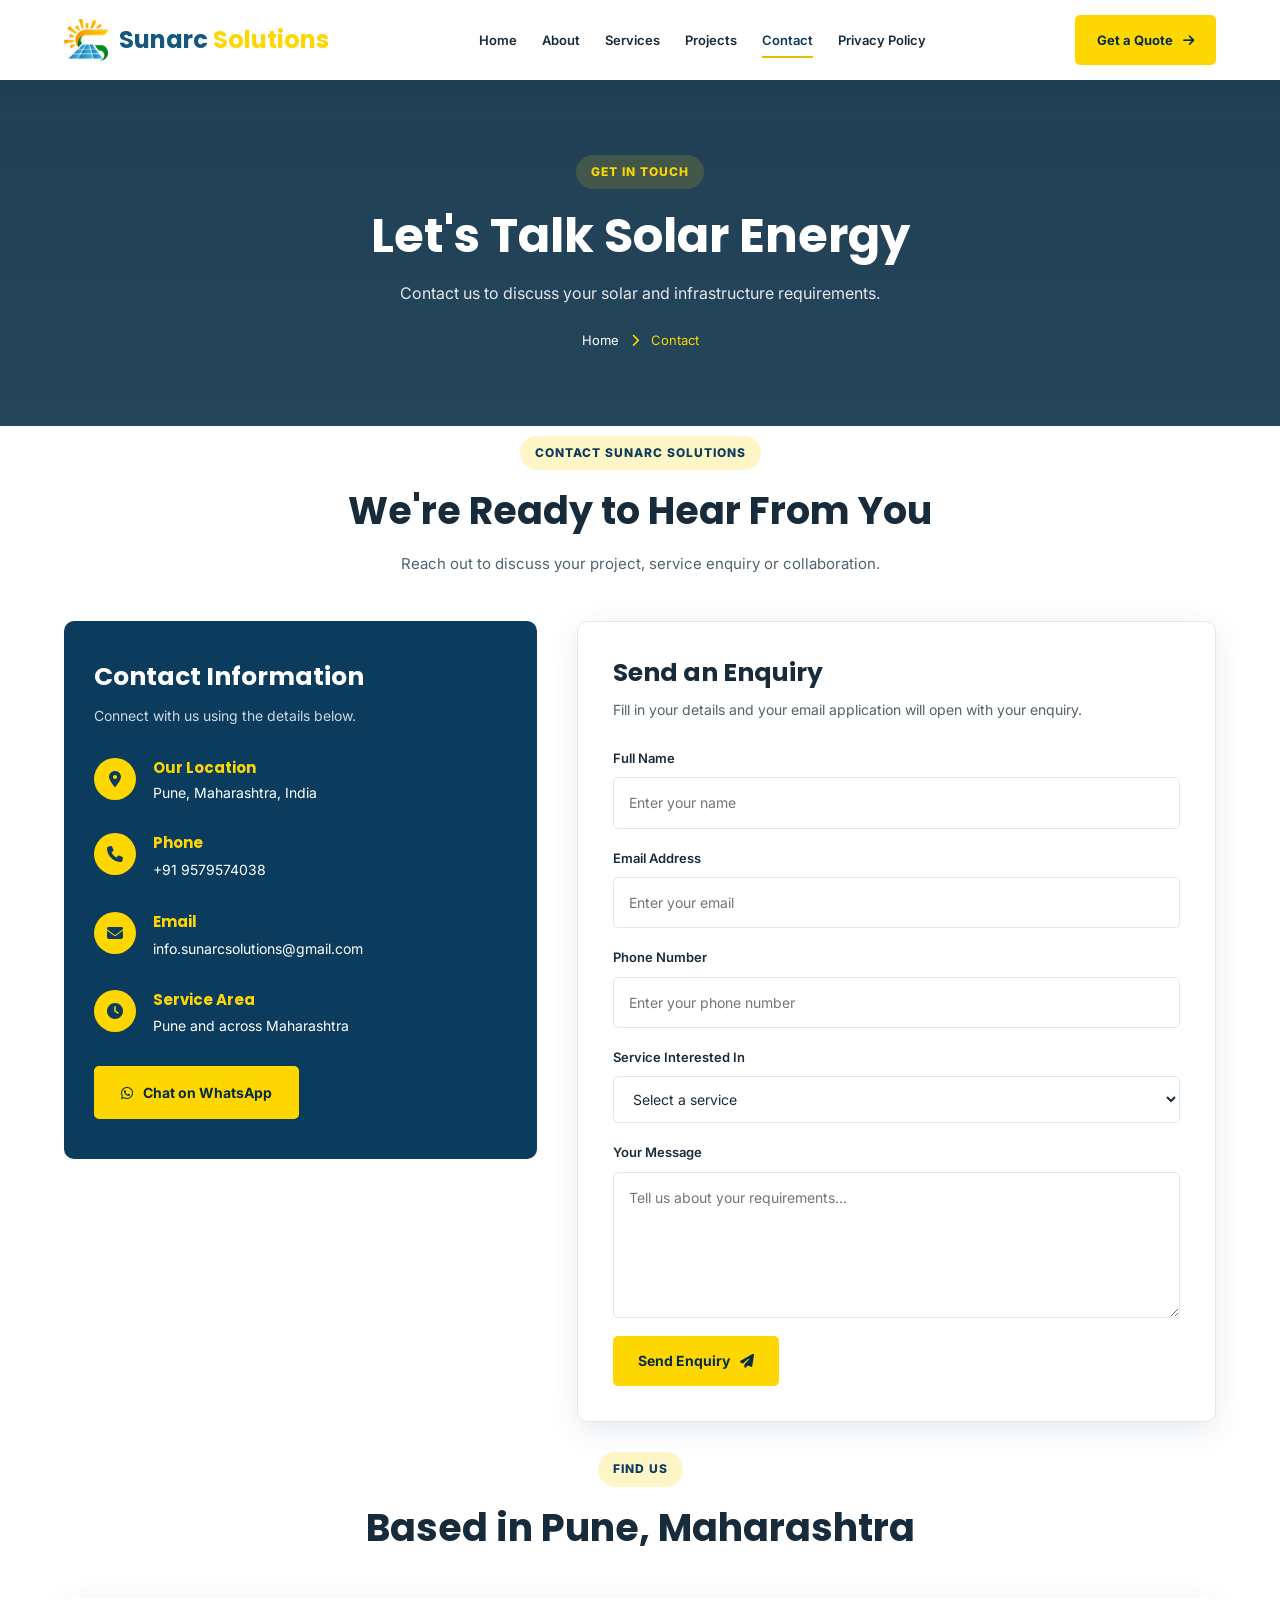
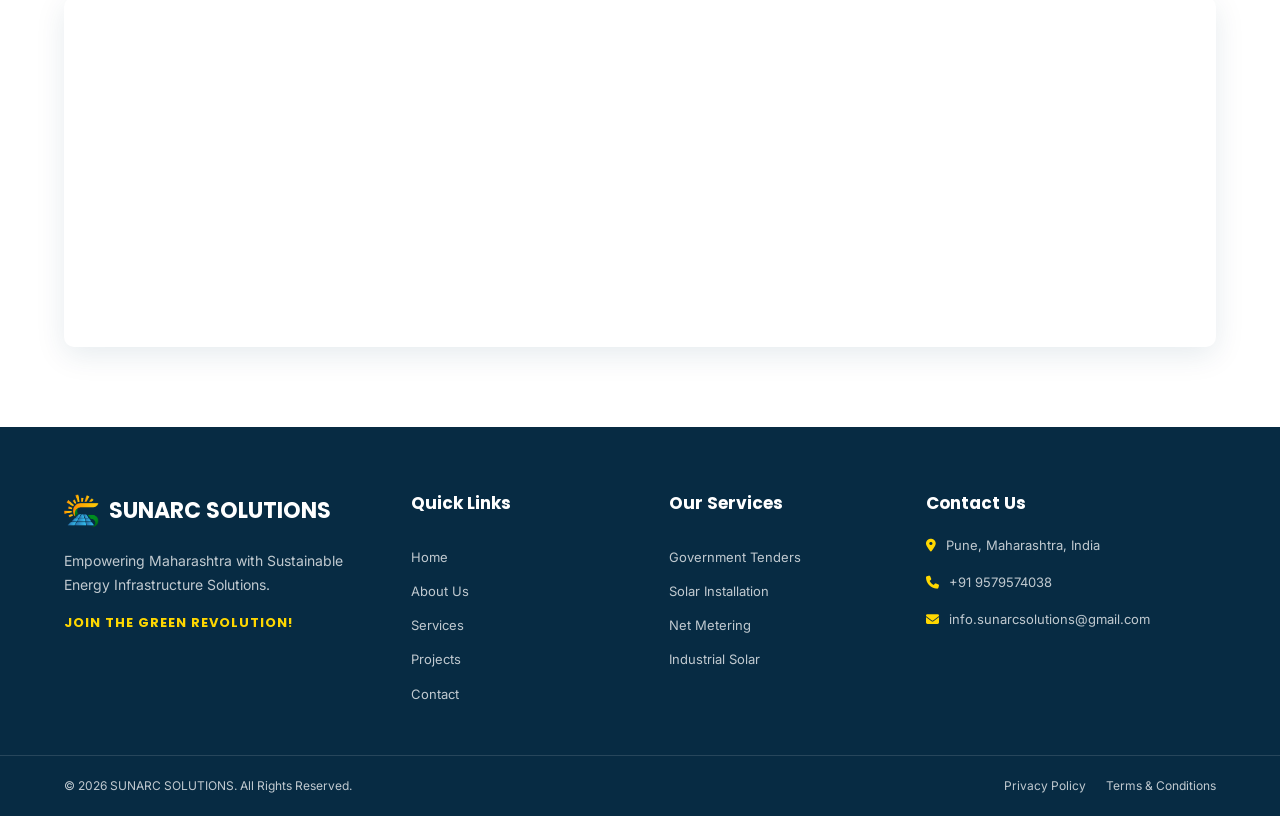
<file: contact.html>
<!DOCTYPE html>
<html lang="en">

<head>
    <meta charset="UTF-8">
    <meta name="viewport" content="width=device-width, initial-scale=1.0">
    <meta name="description"
        content="Contact SUNARC SOLUTIONS in Pune, Maharashtra for solar energy and infrastructure enquiries.">
    <title>Contact Us | SUNARC SOLUTIONS</title>
    <link rel="stylesheet" href="css/style.css">
    <link rel="stylesheet" href="https://cdnjs.cloudflare.com/ajax/libs/font-awesome/6.5.0/css/all.min.css">
</head>

<body>

    <!-- Main Header -->
    <header class="site-header">
        <div class="container navbar">

            <!-- Logo -->
            <a href="index.html" class="logo">
                <img src="images/logo.png" alt="Sunarc Solutions Logo" class="logo-img">
                <span class="logo-text">Sunarc <span>Solutions</span></span>
            </a>

            <!-- Navigation -->
            <nav class="nav-menu" id="navMenu">
                <a href="index.html">Home</a>
                <a href="about.html">About</a>
                <a href="services.html">Services</a>
                <a href="projects.html">Projects</a>
                <a href="contact.html">Contact</a>
                <a href="legal.html">Privacy Policy</a>
            </nav>

            <!-- Contact Button -->
            <a href="contact.html" class="btn">
                Get a Quote <i class="fas fa-arrow-right"></i>
            </a>

            <!-- Mobile Menu Toggle -->
            <button class="menu-toggle" id="menuToggle" aria-label="Open navigation menu" aria-expanded="false"
                aria-controls="navMenu">
                <i class="fas fa-bars"></i>
            </button>

        </div>
    </header>


    <section class="page-hero">
        <div class="container">
            <span class="section-tag">Get in Touch</span>
            <h1>Let's Talk Solar Energy</h1>
            <p>Contact us to discuss your solar and infrastructure requirements.</p>
            <div class="breadcrumb">
                <a href="index.html">Home</a><i class="fa-solid fa-chevron-right"></i>
                <span>Contact</span>
            </div>
        </div>
    </section>

    <section class="section">
        <div class="container">
            <div class="section-heading">
                <span class="section-tag">Contact SUNARC SOLUTIONS</span>
                <h2>We're Ready to Hear From You</h2>
                <p>Reach out to discuss your project, service enquiry or collaboration.</p>
            </div>

            <div class="contact-grid">
                <div class="contact-info">
                    <h2>Contact Information</h2>
                    <p>Connect with us using the details below.</p>

                    <div class="contact-item">
                        <i class="fa-solid fa-location-dot"></i>
                        <div>
                            <h3>Our Location</h3>
                            <p>Pune, Maharashtra, India</p>
                        </div>
                    </div>

                    <div class="contact-item">
                        <i class="fa-solid fa-phone"></i>
                        <div>
                            <h3>Phone</h3><a href="tel:+919579574038">+91 9579574038</a>
                        </div>
                    </div>

                    <div class="contact-item">
                        <i class="fa-solid fa-envelope"></i>
                        <div>
                            <h3>Email</h3><a
                                href="mailto:info.sunarcsolutions@gmail.com">info.sunarcsolutions@gmail.com</a>
                        </div>
                    </div>

                    <div class="contact-item">
                        <i class="fa-solid fa-clock"></i>
                        <div>
                            <h3>Service Area</h3>
                            <p>Pune and across Maharashtra</p>
                        </div>
                    </div>

                    <a class="btn btn-primary" href="https://wa.me/919579574038" target="_blank" rel="noopener">
                        <i class="fa-brands fa-whatsapp"></i> Chat on WhatsApp
                    </a>
                </div>

                <div class="contact-form-wrapper">
                    <h2>Send an Enquiry</h2>
                    <p>Fill in your details and your email application will open with your enquiry.</p>

                    <form id="contactForm" class="contact-form">
                        <div class="form-group">
                            <label for="name">Full Name</label>
                            <input type="text" id="name" name="name" placeholder="Enter your name" required>
                        </div>

                        <div class="form-group">
                            <label for="email">Email Address</label>
                            <input type="email" id="email" name="email" placeholder="Enter your email" required>
                        </div>

                        <div class="form-group">
                            <label for="phone">Phone Number</label>
                            <input type="tel" id="phone" name="phone" placeholder="Enter your phone number" required>
                        </div>

                        <div class="form-group">
                            <label for="service">Service Interested In</label>
                            <select id="service" name="service" required>
                                <option value="">Select a service</option>
                                <option>Government Tenders & Public Utilities</option>
                                <option>Residential Solar Installation</option>
                                <option>Commercial Solar Installation</option>
                                <option>Net Metering Infrastructure</option>
                                <option>Industrial On-Grid Solar</option>
                                <option>Industrial Off-Grid Solar</option>
                                <option>Other Enquiry</option>
                            </select>
                        </div>

                        <div class="form-group">
                            <label for="message">Your Message</label>
                            <textarea id="message" name="message" rows="5"
                                placeholder="Tell us about your requirements..." required></textarea>
                        </div>

                        <button type="submit" class="btn btn-primary">
                            Send Enquiry <i class="fa-solid fa-paper-plane"></i>
                        </button>
                    </form>
                </div>
            </div>
        </div>
    </section>

    <section class="map-section">
        <div class="container">
            <div class="section-heading">
                <span class="section-tag">Find Us</span>
                <h2>Based in Pune, Maharashtra</h2>
            </div>
            <iframe title="Map showing Pune, Maharashtra"
                src="https://www.google.com/maps?q=Pune,Maharashtra,India&output=embed" width="100%" height="350"
                style="border:0;" loading="lazy" referrerpolicy="no-referrer-when-downgrade">
            </iframe>
        </div>
    </section>

    <footer class="footer">
        <div class="container footer-grid">
            <div class="footer-about">
                <a href="index.html" class="footer-logo"><img src="images/logo.png" alt="Sunarc Solutions Logo"
                        class="footer-logo-img"></i> SUNARC SOLUTIONS</a>
                <p>Empowering Maharashtra with Sustainable Energy Infrastructure Solutions.</p>
                <h4>JOIN THE GREEN REVOLUTION!</h4>
            </div>
            <div class="footer-links">
                <h3>Quick Links</h3>
                <a href="index.html">Home</a><a href="about.html">About Us</a>
                <a href="services.html">Services</a><a href="projects.html">Projects</a>
                <a href="contact.html">Contact</a>
            </div>
            <div class="footer-links">
                <h3>Our Services</h3>
                <a href="services.html">Government Tenders</a>
                <a href="services.html">Solar Installation</a>
                <a href="services.html">Net Metering</a>
                <a href="services.html">Industrial Solar</a>
            </div>
            <div class="footer-contact">
                <h3>Contact Us</h3>
                <p><i class="fa-solid fa-location-dot"></i> Pune, Maharashtra, India</p>
                <p><i class="fa-solid fa-phone"></i> +91 9579574038</p>
                <p><i class="fa-solid fa-envelope"></i> info.sunarcsolutions@gmail.com</p>
            </div>
        </div>
        <div class="footer-bottom">
            <div class="container">
                <p>&copy; <span id="year"></span> SUNARC SOLUTIONS. All Rights Reserved.</p>
                <div>
                    <a href="legal.html#privacy">Privacy Policy</a>
                    <a href="legal.html#terms">Terms & Conditions</a>
                </div>
            </div>
        </div>
    </footer>

    <script src="js/script.js"></script>
    <script>
        document.getElementById("contactForm").addEventListener("submit", function (event) {
            event.preventDefault();

            const name = document.getElementById("name").value.trim();
            const email = document.getElementById("email").value.trim();
            const phone = document.getElementById("phone").value.trim();
            const service = document.getElementById("service").value;
            const message = document.getElementById("message").value.trim();

            const subject = encodeURIComponent("Solar Enquiry - " + name);
            const body = encodeURIComponent(
                "Name: " + name +
                "\nEmail: " + email +
                "\nPhone: " + phone +
                "\nService: " + service +
                "\nMessage: " + message
            );

            window.location.href =
                "mailto:info.sunarcsolutions@gmail.com?subject=" + subject + "&body=" + body;
        });
    </script>
</body>

</html>
</file>
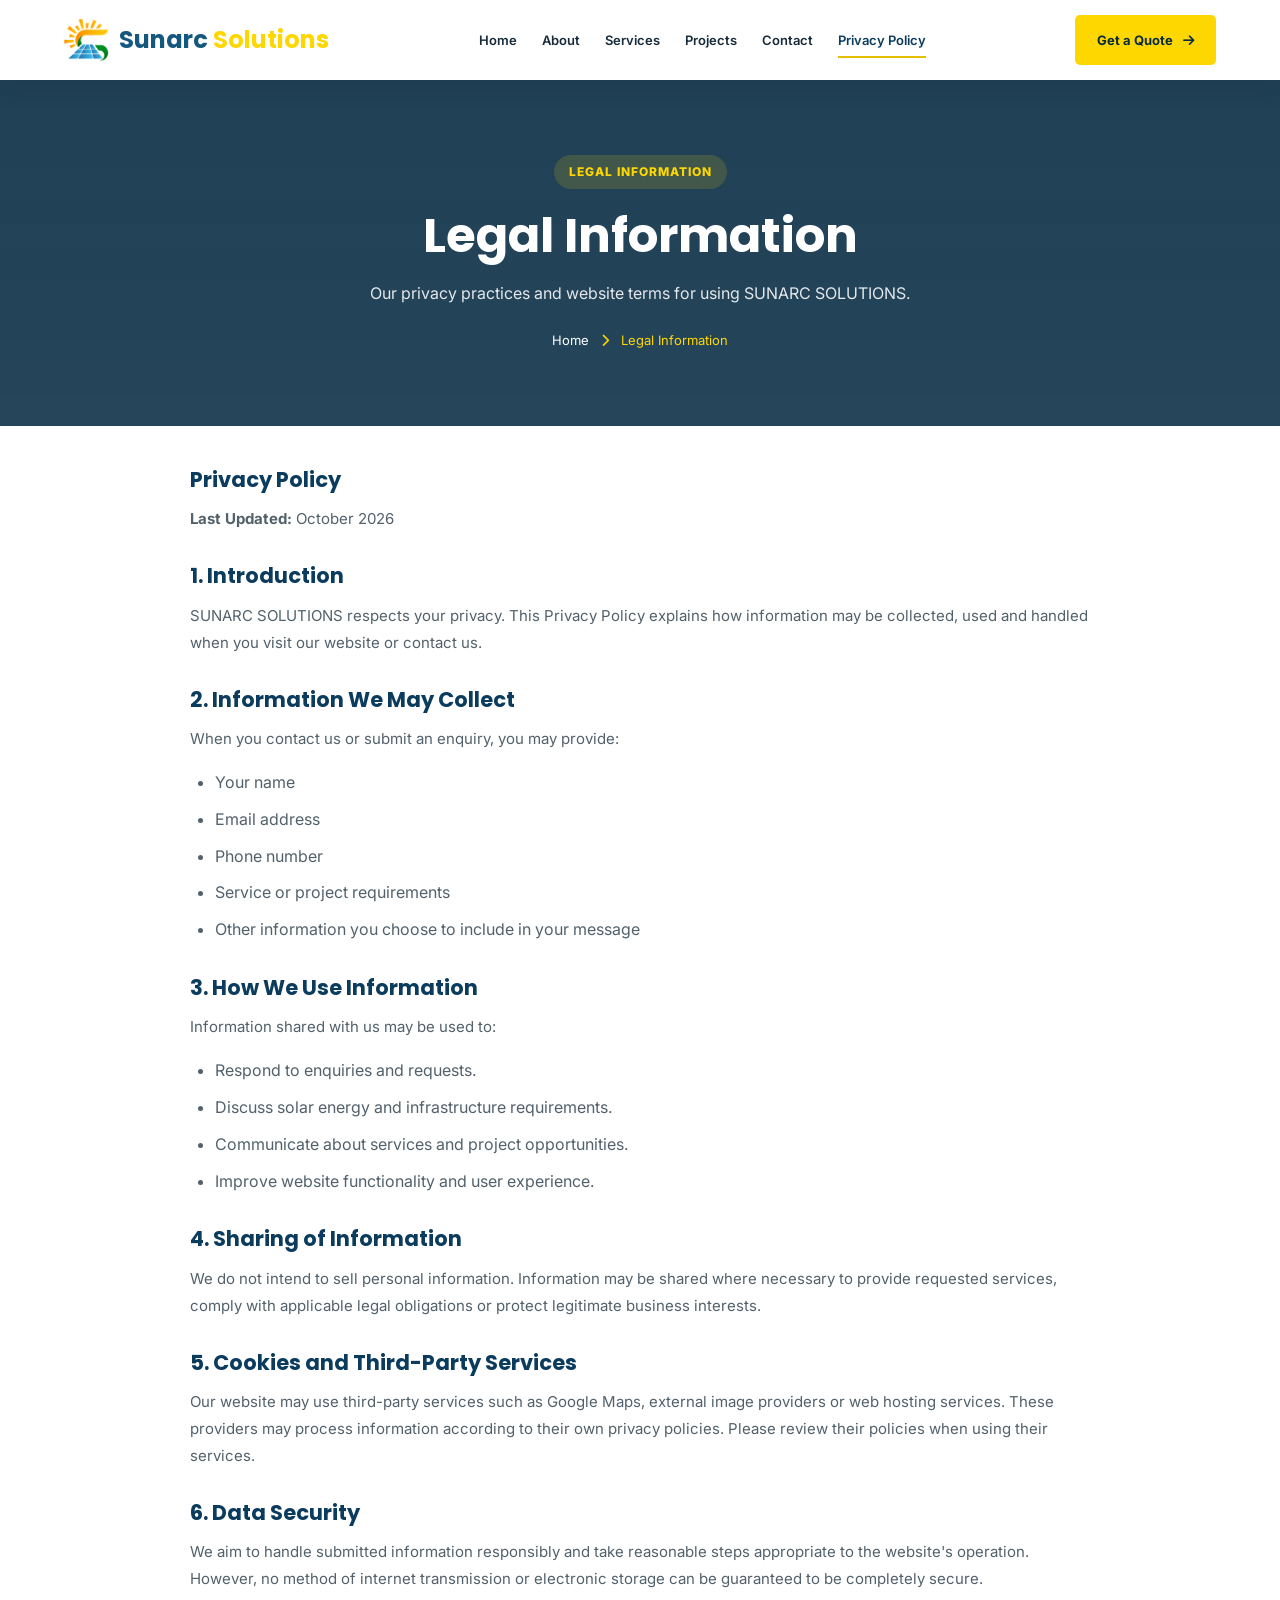
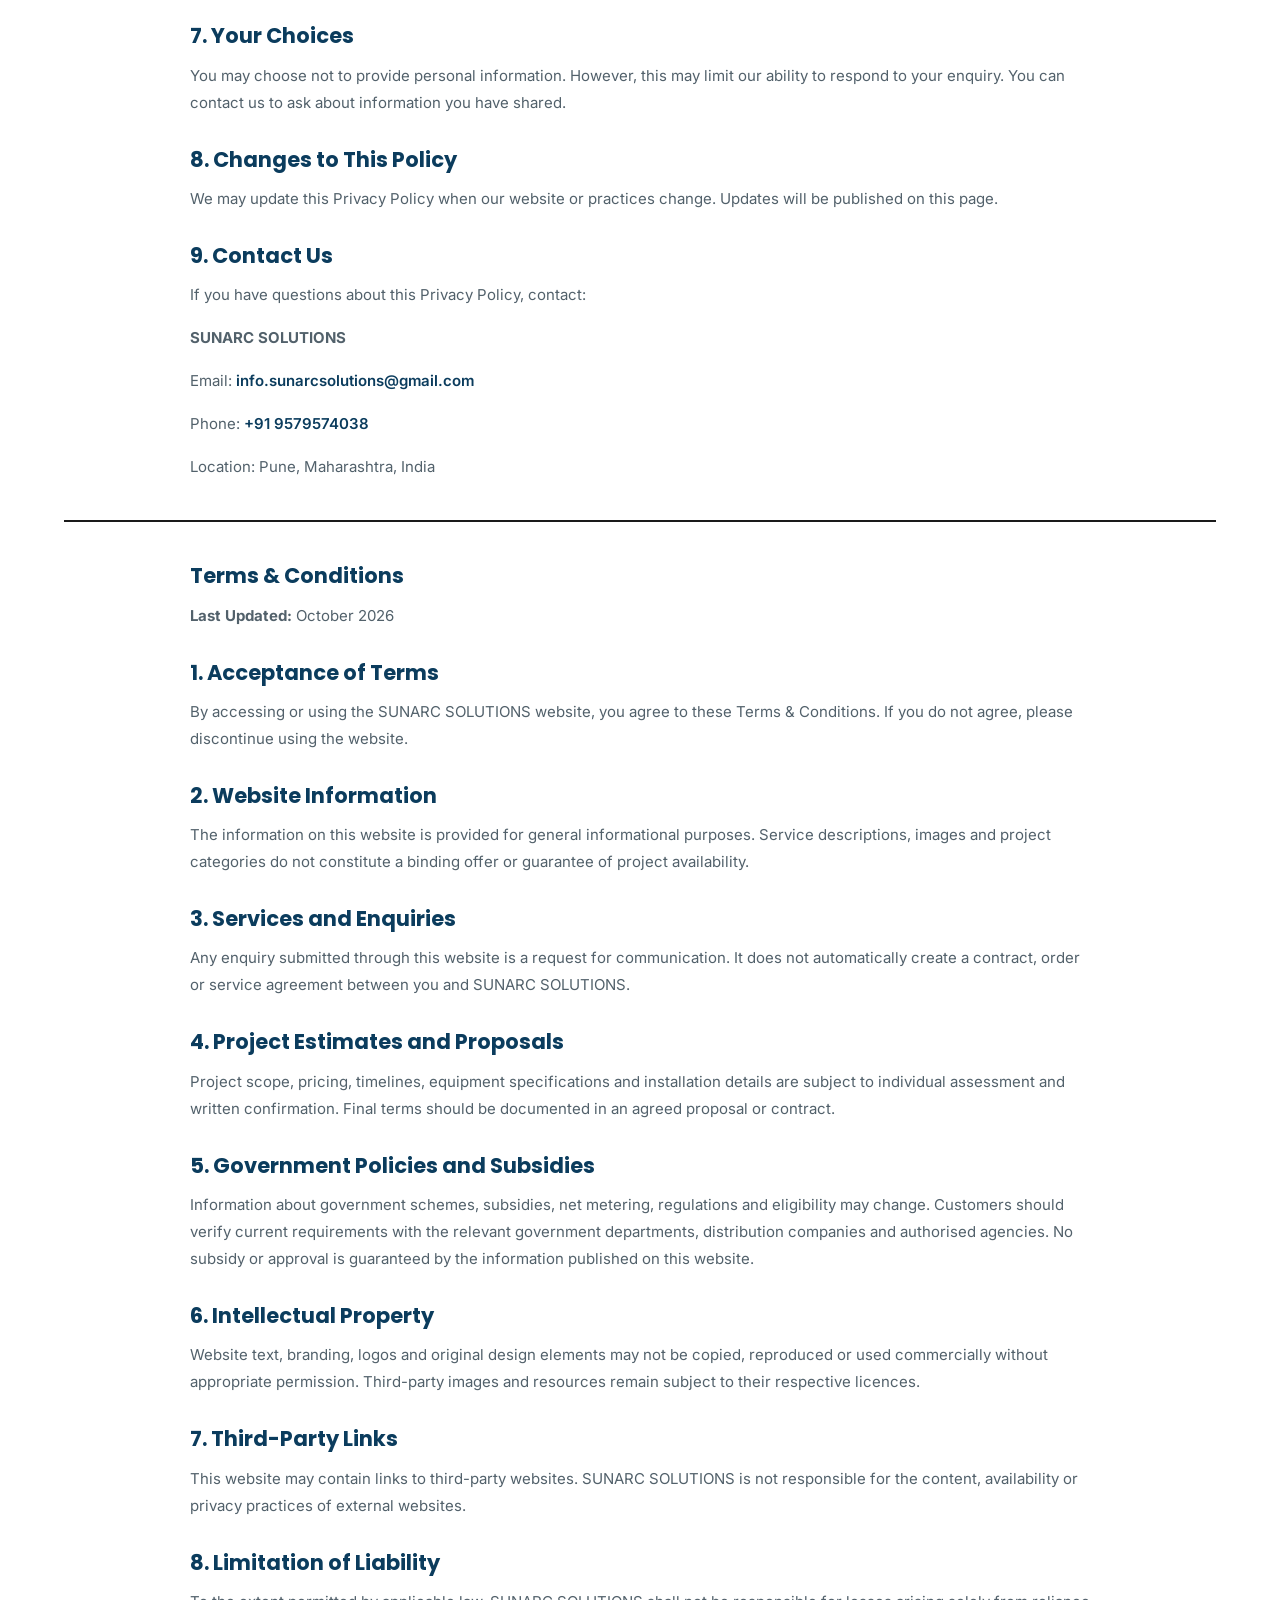
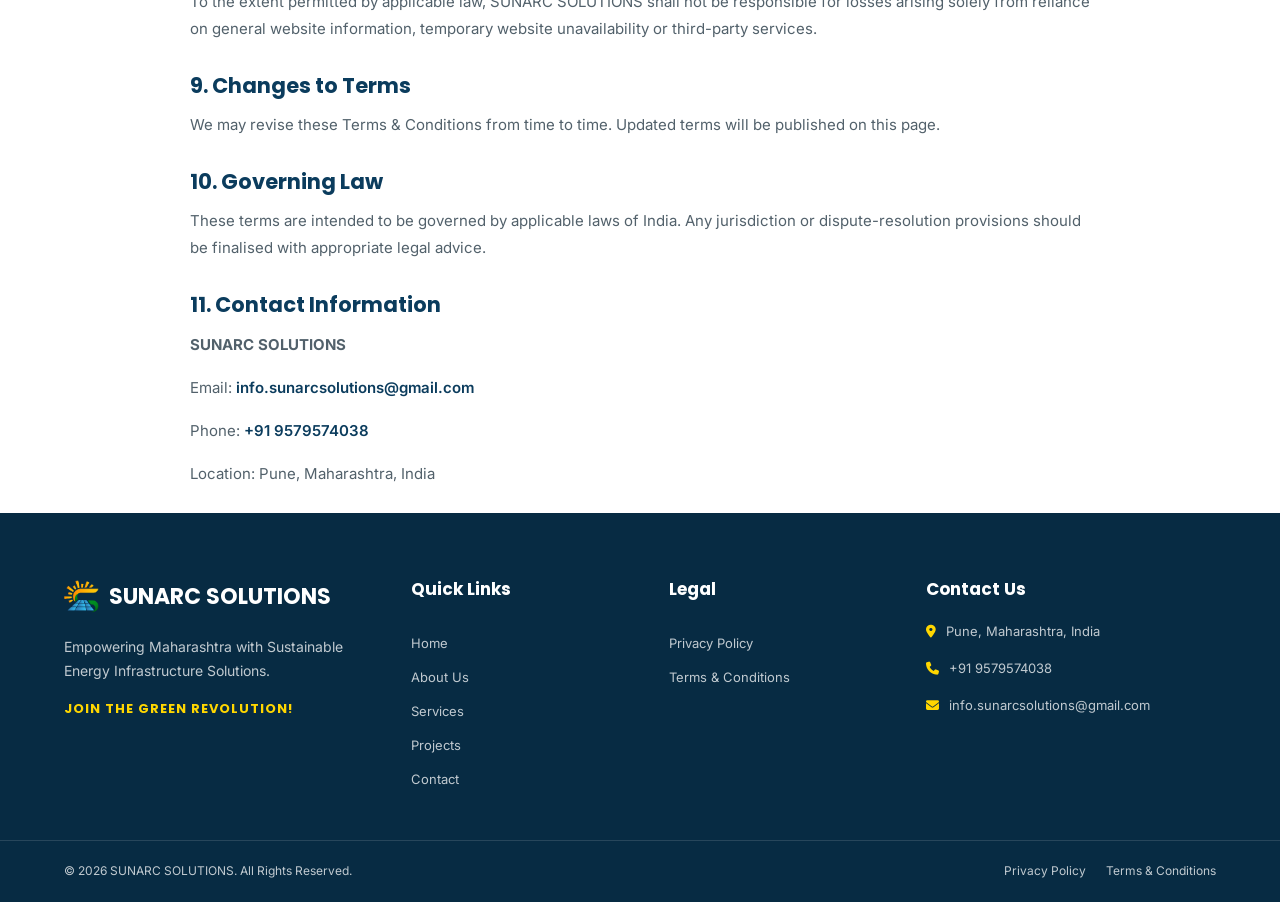
<file: legal.html>
<!DOCTYPE html>
<html lang="en">

<head>
    <meta charset="UTF-8">
    <meta name="viewport" content="width=device-width, initial-scale=1.0">

    <title>Legal Information | SUNARC SOLUTIONS</title>

    <link rel="stylesheet" href="css/style.css">
    <link rel="stylesheet"
        href="https://cdnjs.cloudflare.com/ajax/libs/font-awesome/6.5.0/css/all.min.css">
</head>

<body>

    <!-- HEADER -->
    <header class="site-header">
        <div class="container navbar">

            <a href="index.html" class="logo">
                <img src="images/logo.png" alt="Sunarc Solutions Logo"
                    class="logo-img">
                <span class="logo-text">
                    Sunarc <span>Solutions</span>
                </span>
            </a>

            <nav class="nav-menu" id="navMenu">
                <a href="index.html">Home</a>
                <a href="about.html">About</a>
                <a href="services.html">Services</a>
                <a href="projects.html">Projects</a>
                <a href="contact.html">Contact</a>
                <a href="legal.html">Privacy Policy</a>
            </nav>

            <a href="contact.html" class="btn">
                Get a Quote <i class="fas fa-arrow-right"></i>
            </a>

            <button class="menu-toggle" id="menuToggle"
                aria-label="Open navigation menu"
                aria-expanded="false"
                aria-controls="navMenu">
                <i class="fas fa-bars"></i>
            </button>

        </div>
    </header>

    <!-- PAGE HERO -->
    <section class="page-hero">
        <div class="container">

            <span class="section-tag">Legal Information</span>

            <h1>Legal Information</h1>

            <p>
                Our privacy practices and website terms
                for using SUNARC SOLUTIONS.
            </p>

            <div class="breadcrumb">
                <a href="index.html">Home</a>
                <i class="fa-solid fa-chevron-right"></i>
                <span>Legal Information</span>
            </div>

        </div>
    </section>

    <!-- LEGAL NAVIGATION -->
    <section class="section">
        <div class="container">

            <!-- PRIVACY POLICY -->
            <div class="legal-content" id="privacy">

                <h2>Privacy Policy</h2>

                <p><strong>Last Updated:</strong> October 2026</p>

                <h2>1. Introduction</h2>
                <p>
                    SUNARC SOLUTIONS respects your privacy. This Privacy Policy
                    explains how information may be collected, used and handled
                    when you visit our website or contact us.
                </p>

                <h2>2. Information We May Collect</h2>
                <p>When you contact us or submit an enquiry, you may provide:</p>

                <ul>
                    <li>Your name</li>
                    <li>Email address</li>
                    <li>Phone number</li>
                    <li>Service or project requirements</li>
                    <li>Other information you choose to include in your message</li>
                </ul>

                <h2>3. How We Use Information</h2>
                <p>Information shared with us may be used to:</p>

                <ul>
                    <li>Respond to enquiries and requests.</li>
                    <li>Discuss solar energy and infrastructure requirements.</li>
                    <li>Communicate about services and project opportunities.</li>
                    <li>Improve website functionality and user experience.</li>
                </ul>

                <h2>4. Sharing of Information</h2>
                <p>
                    We do not intend to sell personal information. Information may
                    be shared where necessary to provide requested services,
                    comply with applicable legal obligations or protect legitimate
                    business interests.
                </p>

                <h2>5. Cookies and Third-Party Services</h2>
                <p>
                    Our website may use third-party services such as Google Maps,
                    external image providers or web hosting services. These
                    providers may process information according to their own
                    privacy policies. Please review their policies when using
                    their services.
                </p>

                <h2>6. Data Security</h2>
                <p>
                    We aim to handle submitted information responsibly and take
                    reasonable steps appropriate to the website's operation.
                    However, no method of internet transmission or electronic
                    storage can be guaranteed to be completely secure.
                </p>

                <h2>7. Your Choices</h2>
                <p>
                    You may choose not to provide personal information. However,
                    this may limit our ability to respond to your enquiry.
                    You can contact us to ask about information you have shared.
                </p>

                <h2>8. Changes to This Policy</h2>
                <p>
                    We may update this Privacy Policy when our website or
                    practices change. Updates will be published on this page.
                </p>

                <h2>9. Contact Us</h2>
                <p>If you have questions about this Privacy Policy, contact:</p>

                <p><strong>SUNARC SOLUTIONS</strong></p>
                <p>Email:
                    <a href="mailto:info.sunarcsolutions@gmail.com">
                        info.sunarcsolutions@gmail.com
                    </a>
                </p>
                <p>Phone:
                    <a href="tel:+919579574038">+91 9579574038</a>
                </p>
                <p>Location: Pune, Maharashtra, India</p>

            </div>

            <div class="legal-divider"></div>

            <!-- TERMS AND CONDITIONS -->
            <div class="legal-content" id="terms">

                <h2>Terms & Conditions</h2>

                <p><strong>Last Updated:</strong> October 2026</p>

                <h2>1. Acceptance of Terms</h2>
                <p>
                    By accessing or using the SUNARC SOLUTIONS website, you agree
                    to these Terms & Conditions. If you do not agree, please
                    discontinue using the website.
                </p>

                <h2>2. Website Information</h2>
                <p>
                    The information on this website is provided for general
                    informational purposes. Service descriptions, images and
                    project categories do not constitute a binding offer or
                    guarantee of project availability.
                </p>

                <h2>3. Services and Enquiries</h2>
                <p>
                    Any enquiry submitted through this website is a request for
                    communication. It does not automatically create a contract,
                    order or service agreement between you and SUNARC SOLUTIONS.
                </p>

                <h2>4. Project Estimates and Proposals</h2>
                <p>
                    Project scope, pricing, timelines, equipment specifications
                    and installation details are subject to individual
                    assessment and written confirmation. Final terms should be
                    documented in an agreed proposal or contract.
                </p>

                <h2>5. Government Policies and Subsidies</h2>
                <p>
                    Information about government schemes, subsidies, net metering,
                    regulations and eligibility may change. Customers should
                    verify current requirements with the relevant government
                    departments, distribution companies and authorised agencies.
                    No subsidy or approval is guaranteed by the information
                    published on this website.
                </p>

                <h2>6. Intellectual Property</h2>
                <p>
                    Website text, branding, logos and original design elements
                    may not be copied, reproduced or used commercially without
                    appropriate permission. Third-party images and resources
                    remain subject to their respective licences.
                </p>

                <h2>7. Third-Party Links</h2>
                <p>
                    This website may contain links to third-party websites.
                    SUNARC SOLUTIONS is not responsible for the content,
                    availability or privacy practices of external websites.
                </p>

                <h2>8. Limitation of Liability</h2>
                <p>
                    To the extent permitted by applicable law, SUNARC SOLUTIONS
                    shall not be responsible for losses arising solely from
                    reliance on general website information, temporary website
                    unavailability or third-party services.
                </p>

                <h2>9. Changes to Terms</h2>
                <p>
                    We may revise these Terms & Conditions from time to time.
                    Updated terms will be published on this page.
                </p>

                <h2>10. Governing Law</h2>
                <p>
                    These terms are intended to be governed by applicable laws
                    of India. Any jurisdiction or dispute-resolution provisions
                    should be finalised with appropriate legal advice.
                </p>

                <h2>11. Contact Information</h2>
                <p><strong>SUNARC SOLUTIONS</strong></p>
                <p>Email:
                    <a href="mailto:info.sunarcsolutions@gmail.com">
                        info.sunarcsolutions@gmail.com
                    </a>
                </p>
                <p>Phone:
                    <a href="tel:+919579574038">+91 9579574038</a>
                </p>
                <p>Location: Pune, Maharashtra, India</p>

            </div>

        </div>
    </section>

    <!-- FOOTER -->
    <footer class="footer">
        <div class="container footer-grid">

            <div class="footer-about">
                <a href="index.html" class="footer-logo">
                    <img src="images/logo.png"
                        alt="Sunarc Solutions Logo"
                        class="footer-logo-img">
                    SUNARC SOLUTIONS
                </a>

                <p>
                    Empowering Maharashtra with Sustainable Energy
                    Infrastructure Solutions.
                </p>

                <h4>JOIN THE GREEN REVOLUTION!</h4>
            </div>

            <div class="footer-links">
                <h3>Quick Links</h3>
                <a href="index.html">Home</a>
                <a href="about.html">About Us</a>
                <a href="services.html">Services</a>
                <a href="projects.html">Projects</a>
                <a href="contact.html">Contact</a>
            </div>

            <div class="footer-links">
                <h3>Legal</h3>
                <a href="#privacy">Privacy Policy</a>
                <a href="#terms">Terms & Conditions</a>
            </div>

            <div class="footer-contact">
                <h3>Contact Us</h3>
                <p><i class="fa-solid fa-location-dot"></i>
                    Pune, Maharashtra, India</p>
                <p><i class="fa-solid fa-phone"></i>
                    +91 9579574038</p>
                <p><i class="fa-solid fa-envelope"></i>
                    info.sunarcsolutions@gmail.com</p>
            </div>

        </div>

        <div class="footer-bottom">
            <div class="container">
                <p>
                    &copy; <span id="year"></span>
                    SUNARC SOLUTIONS. All Rights Reserved.
                </p>

                <div>
                    <a href="#privacy">Privacy Policy</a>
                    <a href="#terms">Terms & Conditions</a>
                </div>
            </div>
        </div>
    </footer>

    <script src="js/script.js"></script>

</body>
</html>
</file>
<file: css/style.css>
@import url('https://fonts.googleapis.com/css2?family=Inter:wght@400;500;600;700;800&family=Poppins:wght@400;500;600;700;800&display=swap');

:root {
    --primary: #0b3c5d;
    --primary-dark: #072b43;
    --primary-light: #14577f;
    --gold: #ffd700;
    --gold-dark: #e5c000;
    --white: #ffffff;
    --light: #f5f8fa;
    --light-blue: #eaf2f7;
    --dark: #172b3a;
    --text: #52616b;
    --border: #e1e8ed;
    --shadow: 0 8px 30px rgba(11, 60, 93, 0.10);
    --transition: all 0.3s ease;
}

* {
    margin: 0;
    padding: 0;
    box-sizing: border-box;
}

html {
    scroll-behavior: smooth;
    scroll-padding-top: 90px;
}

body {
    font-family: 'Inter', sans-serif;
    color: var(--text);
    background: var(--white);
    line-height: 1.7;
    overflow-x: hidden;
}

h1,
h2,
h3,
h4,
h5 {
    font-family: 'Poppins', sans-serif;
    color: var(--dark);
    line-height: 1.3;
}

a {
    text-decoration: none;
    color: inherit;
    transition: var(--transition);
}

img {
    display: block;
    max-width: 100%;
}

button,
input,
textarea,
select {
    font: inherit;
}

button {
    cursor: pointer;
}

.container {
    width: 90%;
    max-width: 1200px;
    margin: 0 auto;
}

.section {
    padding: 10px 0;
}

.section-tag {
    display: inline-block;
    color: var(--primary);
    background: rgba(255, 215, 0, 0.22);
    padding: 7px 15px;
    border-radius: 30px;
    font-size: 12px;
    font-weight: 800;
    letter-spacing: 1px;
    text-transform: uppercase;
    margin-bottom: 16px;
}

.section-heading {
    max-width: 720px;
    margin: 0 auto 45px;
    text-align: center;
}

.section-heading h2 {
    font-size: clamp(27px, 4vw, 38px);
    margin-bottom: 15px;
}

.section-heading p {
    color: var(--text);
    font-size: 15px;
}

/* 2. BUTTONS */

.btn {
    display: inline-flex;
    align-items: center;
    justify-content: center;
    gap: 10px;
    padding: 13px 25px;
    border-radius: 5px;
    border: 2px solid transparent;
    font-size: 14px;
    font-weight: 700;
    transition: var(--transition);
}

.btn-primary {
    background: var(--gold);
    color: var(--primary-dark);
    border-color: var(--gold);
}

.btn-primary:hover {
    background: var(--white);
    border-color: var(--gold);
    transform: translateY(-3px);
    box-shadow: var(--shadow);
}

.btn-light {
    background: var(--white);
    color: var(--primary);
    border-color: var(--white);
}

.btn-light:hover {
    background: var(--gold);
    border-color: var(--gold);
    color: var(--primary-dark);
    transform: translateY(-3px);
}

.center-btn {
    text-align: center;
    margin-top: 40px;
}

/* =================================
   4. HOME HERO SECTION
================================= */

.hero {
    position: relative;
    min-height: 680px;
    display: flex;
    align-items: center;
    overflow: hidden;
    background: var(--primary-dark);
    isolation: isolate;
}

.hero-bg {
    position: absolute;
    inset: 0;
    z-index: -2;
    background: url('https://images.unsplash.com/photo-1509391366360-2e959784a276?auto=format&fit=crop&w=1920&q=85') center / cover no-repeat;
    transform: scale(1.02);
}

.hero-shade {
    position: absolute;
    inset: 0;
    z-index: -1;
    background: linear-gradient(90deg,
            rgba(5, 25, 39, 0.94) 0%,
            rgba(5, 25, 39, 0.78) 48%,
            rgba(5, 25, 39, 0.30) 100%);
}

.hero-content {
    position: relative;
    z-index: 1;
    width: 100%;
    padding-top: 100px;
    padding-bottom: 110px;
    color: var(--white);
    animation: fadeInUp 0.8s ease both;
}

.eyebrow-light {
    display: inline-flex;
    align-items: center;
    gap: 10px;
    color: var(--gold);
    font-size: 13px;
    font-weight: 700;
    letter-spacing: 2px;
    margin-bottom: 22px;
}

.eyebrow-light i {
    font-size: 17px;
}

.hero h1 {
    max-width: 800px;
    color: var(--white);
    font-family: 'Poppins', sans-serif;
    font-size: clamp(42px, 5.5vw, 72px);
    line-height: 1.12;
    font-weight: 700;
    letter-spacing: -2px;
    margin-bottom: 24px;
}

.hero h1 span {
    color: var(--gold);
}

.hero-content>p {
    max-width: 620px;
    color: rgba(255, 255, 255, 0.88);
    font-size: 17px;
    line-height: 1.8;
    margin-bottom: 32px;
}

.hero-actions {
    display: flex;
    flex-wrap: wrap;
    align-items: center;
    gap: 16px;
}

.hero-actions .btn {
    min-height: 52px;
    display: inline-flex;
    align-items: center;
    justify-content: center;
    gap: 12px;
}

.hero-actions .btn:not(.btn-outline) {
    background: var(--gold);
    color: var(--primary-dark);
    border-color: var(--gold);
}

.hero-actions .btn:not(.btn-outline):hover {
    background: var(--white);
    border-color: var(--white);
    transform: translateY(-3px);
}

.hero-actions .btn-outline {
    color: var(--white);
    border: 1px solid rgba(255, 255, 255, 0.7);
    background: transparent;
}

.hero-actions .btn-outline:hover {
    color: var(--primary-dark);
    background: var(--white);
    border-color: var(--white);
}

.hero-note {
    display: flex;
    align-items: center;
    gap: 13px;
    margin-top: 45px;
    color: var(--gold);
}

.hero-note>i {
    font-size: 23px;
}

.hero-note span {
    display: flex;
    flex-direction: column;
    gap: 4px;
}

.hero-note b {
    color: var(--white);
    font-size: 14px;
}

.hero-note small {
    color: rgba(255, 255, 255, 0.75);
    font-size: 12px;
}

.scroll-cue {
    position: absolute;
    z-index: 2;
    bottom: 25px;
    left: 50%;
    transform: translateX(-50%);
    width: 38px;
    height: 38px;
    display: flex;
    align-items: center;
    justify-content: center;
    color: var(--white);
    border: 1px solid rgba(255, 255, 255, 0.5);
    border-radius: 50%;
    animation: pulse 2s infinite;
    transition: 0.3s ease;
}

.scroll-cue:hover {
    color: var(--primary-dark);
    background: var(--gold);
    border-color: var(--gold);
}

/* 5. INNER PAGE HERO */

.page-hero {
    min-height: 300px;
    padding: 75px 0;
    display: flex;
    align-items: center;
    text-align: center;
    background:
        linear-gradient(rgba(7, 43, 67, 0.90), rgba(7, 43, 67, 0.88)),
        url('https://images.unsplash.com/photo-1497435334941-8c899ee9e8e9?auto=format&fit=crop&w=1600&q=85') center/cover no-repeat;
}

.page-hero .container {
    width: 100%;
}

.page-hero .section-tag {
    color: var(--gold);
    background: rgba(255, 215, 0, 0.15);
}

.page-hero h1 {
    color: var(--white);
    font-size: clamp(32px, 5vw, 48px);
    margin-bottom: 12px;
}

.page-hero p {
    color: rgba(255, 255, 255, 0.88);
    font-size: 16px;
}

.breadcrumb {
    display: flex;
    justify-content: center;
    align-items: center;
    gap: 12px;
    margin-top: 22px;
    color: var(--gold);
    font-size: 13px;
}

.breadcrumb a {
    color: var(--white);
}

.breadcrumb a:hover {
    color: var(--gold);
}

/* 6. TRUST STRIP */

.trust-strip {
    background: var(--primary);
    padding: 25px 0;
}

.trust-grid {
    display: grid;
    grid-template-columns: repeat(4, 1fr);
    gap: 20px;
    text-align: center;
}

.trust-item {
    color: var(--white);
    display: flex;
    align-items: center;
    justify-content: center;
    gap: 12px;
}

.trust-item i {
    font-size: 25px;
    color: var(--gold);
}

.trust-item h3 {
    color: var(--white);
    font-size: 14px;
}

/* 7. ABOUT SECTION */
#about {
    padding: 100px 0;
    background: #ffffff;
    overflow: hidden;
}

#about .split {
    display: grid;
    grid-template-columns: 1fr 1fr;
    align-items: center;
    gap: 75px;
}

.image-stack {
    position: relative;
    max-width: 550px;
    padding: 0 25px 25px 0;
}

.image-stack::before {
    content: "";
    position: absolute;
    top: -20px;
    left: -20px;
    width: 75%;
    height: 75%;
    border: 3px solid #ffd700;
    border-radius: 18px;
    z-index: 0;
}

.image-stack::after {
    content: "";
    position: absolute;
    right: 0;
    bottom: 0;
    width: 65%;
    height: 65%;
    background: #0b3c5d;
    border-radius: 18px;
    z-index: 0;
    opacity: 0.10;
}

.image-stack .main-photo {
    position: relative;
    z-index: 1;
    display: block;
    width: 100%;
    height: 440px;
    object-fit: cover;
    border-radius: 18px;
    box-shadow: 0 18px 45px rgba(7, 43, 67, 0.16);
}

/* Image Badge */

.image-badge {
    position: absolute;
    z-index: 2;
    right: -15px;
    bottom: 55px;
    display: flex;
    align-items: center;
    gap: 14px;
    padding: 18px 24px;
    background: #ffffff;
    border-left: 4px solid #ffd700;
    border-radius: 12px;
    box-shadow: 0 12px 35px rgba(7, 43, 67, 0.15);
}

.image-badge>i {
    width: 48px;
    height: 48px;
    display: flex;
    align-items: center;
    justify-content: center;
    background: #fff7cc;
    color: #0b6b45;
    border-radius: 50%;
    font-size: 22px;
}

.image-badge span {
    display: flex;
    flex-direction: column;
    gap: 5px;
}

.image-badge b {
    color: #072b43;
    font-size: 15px;
    font-weight: 800;
}

.image-badge small {
    color: #71818c;
    font-size: 12px;
}

/* Section Content */

.section-copy {
    max-width: 550px;
}

.section-copy .eyebrow {
    display: inline-block;
    margin-bottom: 17px;
    color: #b18b00;
    font-size: 12px;
    font-weight: 800;
    letter-spacing: 2px;
}

.section-copy h2 {
    color: #072b43;
    font-family: 'Poppins', sans-serif;
    font-size: clamp(32px, 4vw, 46px);
    font-weight: 800;
    line-height: 1.2;
    margin-bottom: 22px;
}

.text-gold {
    color: #d5a900;
}

.section-copy .lead {
    color: #0b3c5d;
    font-size: 19px;
    font-weight: 700;
    line-height: 1.6;
    margin-bottom: 15px;
}

.section-copy p:not(.lead) {
    color: #657581;
    font-size: 15px;
    line-height: 1.9;
    margin-bottom: 16px;
}

/* Discover Link */

.section-copy .text-link {
    margin-top: 15px;
    display: inline-flex;
    align-items: center;
    gap: 10px;
    color: #0b3c5d;
    font-size: 15px;
    font-weight: 800;
    text-decoration: none;
    transition: 0.3s ease;
}

.section-copy .text-link i {
    color: #d5a900;
    transition: transform 0.3s ease;
}

.section-copy .text-link:hover {
    color: #d5a900;
}

.section-copy .text-link:hover i {
    transform: translateX(6px);
}

.about-section {
    background: var(--white);
    padding: 90px 0;
}

.about-grid {
    display: grid;
    grid-template-columns: 1fr 1fr;
    align-items: center;
    gap: 60px;
}

.about-image {
    position: relative;
    overflow: visible;
}

.about-image img {
    width: 100%;
    height: 450px;
    object-fit: cover;
    display: block;
    border-radius: 16px;
    box-shadow: var(--shadow);
}

.image-caption {
    position: absolute;
    left: 20px;
    bottom: 20px;
    padding: 14px 20px;
    display: flex;
    align-items: center;
    gap: 12px;
    border-radius: 10px;
    box-shadow: var(--shadow);
    background: var(--gold);
    color: var(--primary-dark);
    font-weight: 700;
    font-size: 14px;
}

.image-caption i {
    margin-right: 8px;
    font-size: 23px;
}

.image-caption span {
    display: flex;
    flex-direction: column;
    gap: 4px;
}

.image-caption b {
    font-size: 14px;
}

.image-caption small {
    font-size: 11px;
    font-weight: 500;
}

.about-content .section-tag {
    display: inline-block;
    margin-bottom: 15px;
    color: var(--primary-light);
    font-size: 12px;
    font-weight: 800;
    letter-spacing: 1.8px;
    text-transform: uppercase;
}

.about-content h2,
.why-content h2 {
    font-size: clamp(27px, 4vw, 38px);
    margin-bottom: 20px;
    color: var(--primary-dark);
    line-height: 1.25;
}

.about-content .about-lead {
    color: var(--primary);
    font-size: 17px;
    font-weight: 700;
    line-height: 1.6;
}

.about-content p,
.why-content p {
    margin-bottom: 16px;
    font-size: 15px;
    color: #647581;
    line-height: 1.8;
}

.about-highlights {
    display: grid;
    grid-template-columns: repeat(2, 1fr);
    gap: 15px;
    margin: 25px 0;
}

.about-highlight {
    display: flex;
    align-items: center;
    gap: 10px;
    color: var(--primary-dark);
    font-size: 13px;
    font-weight: 700;
}

.about-highlight i {
    color: #c99e00;
    font-size: 18px;
}

.about-content .btn {
    display: inline-flex;
    align-items: center;
    gap: 10px;
}

/* 8. MISSION AND VISION */

.mission-section {
    background: var(--light);
}

.feature-grid {
    display: grid;
    grid-template-columns: repeat(3, 1fr);
    gap: 25px;
}

.feature-card {
    background: var(--white);
    border-radius: 10px;
    padding: 35px 28px;
    text-align: center;
    box-shadow: var(--shadow);
    transition: var(--transition);
}

.feature-card:hover {
    transform: translateY(-8px);
}

.feature-card h3 {
    font-size: 19px;
    margin-bottom: 12px;
}

.feature-card p {
    font-size: 14px;
}

/* 9. WHY CHOOSE US */

.why-section {
    background: var(--light);
}

.why-grid {
    display: grid;
    grid-template-columns: 1fr 1fr;
    align-items: center;
    gap: 55px;
}

.why-image img {
    width: 100%;
    height: 420px;
    object-fit: cover;
    border-radius: 10px;
    box-shadow: var(--shadow);
}

.check-list {
    list-style: none;
    margin: 25px 0;
}

.check-list li {
    margin-bottom: 15px;
    font-size: 15px;
    display: flex;
    align-items: flex-start;
    gap: 12px;
}

.check-list i {
    color: #199b64;
    margin-top: 5px;
}

/* 10. SERVICES */

.services-overview {
    background: var(--white);
}

.service-grid {
    display: grid;
    grid-template-columns: repeat(3, 1fr);
    gap: 25px;
}

.service-card {
    padding: 32px 25px;
    background: var(--white);
    border: 1px solid var(--border);
    border-radius: 9px;
    transition: var(--transition);
    box-shadow: 0 5px 20px rgba(0, 0, 0, 0.035);
}

.service-card:hover {
    border-color: var(--gold);
    transform: translateY(-7px);
    box-shadow: var(--shadow);
}

.service-card>i {
    display: flex;
    align-items: center;
    justify-content: center;
    width: 65px;
    height: 65px;
    border-radius: 10px;
    background: var(--light-blue);
    color: var(--primary);
    font-size: 27px;
    margin-bottom: 22px;
    transition: var(--transition);
}

.service-card:hover>i {
    background: var(--gold);
    color: var(--primary-dark);
}

.service-card h3 {
    font-size: 18px;
    margin-bottom: 12px;
}

.service-card p {
    font-size: 14px;
    margin-bottom: 18px;
}

.service-card a {
    color: var(--primary);
    font-size: 13px;
    font-weight: 700;
}

.service-card a:hover {
    color: var(--gold-dark);
}

/* 11. PROCESS SECTION */

.process-section {
    background: var(--light);
}

.process-grid {
    display: grid;
    grid-template-columns: repeat(4, 1fr);
    gap: 25px;
}

.process-card {
    text-align: center;
    padding: 25px 15px;
}

.process-number {
    width: 55px;
    height: 55px;
    margin: 0 auto 20px;
    background: var(--gold);
    color: var(--primary);
    display: flex;
    align-items: center;
    justify-content: center;
    font-weight: 800;
    font-size: 20px;
    border-radius: 50%;
}

.process-card h3 {
    font-size: 17px;
    margin-bottom: 10px;
}

.process-card p {
    font-size: 14px;
}

/* 12. SUBSIDY / INFORMATION SECTION */

.subsidy-section {
    background: var(--light-blue);
    padding: 65px 0;
}

.subsidy-content {
    text-align: center;
    max-width: 800px;
    margin: auto;
}

.subsidy-content h2 {
    font-size: 32px;
    margin-bottom: 15px;
}

.subsidy-content p {
    margin-bottom: 25px;
}

/* 13. PROJECT GALLERY */

.project-grid {
    display: grid;
    grid-template-columns: repeat(2, 1fr);
    gap: 28px;
}

.project-card {
    background: var(--white);
    overflow: hidden;
    border-radius: 10px;
    box-shadow: var(--shadow);
    transition: var(--transition);
}

.project-card:hover {
    transform: translateY(-6px);
}

.project-card img {
    width: 100%;
    height: 260px;
    object-fit: cover;
    transition: transform 0.5s ease;
}

.project-card:hover img {
    transform: scale(1.04);
}

.project-info {
    padding: 25px;
}

.project-info .section-tag {
    margin-bottom: 10px;
}

.project-info h3 {
    font-size: 20px;
    margin-bottom: 10px;
}

.project-info p {
    font-size: 14px;
}

.project-disclaimer {
    margin-top: 25px;
    padding: 15px;
    background: var(--light);
    border-left: 4px solid var(--gold-dark);
    font-size: 13px;
}

/* 14. FAQ */

.faq-section {
    background: var(--light);
}

.faq-item {
    margin-bottom: 14px;
    padding: 20px 25px;
}

.faq-item h3 {
    font-size: 16px;
    margin-bottom: 10px;
}

.faq-item p {
    font-size: 14px;
}

/* 15. CALL TO ACTION */

.cta-section {
    padding: 85px 0;
    text-align: center;
    background:
        linear-gradient(rgba(7, 43, 67, 0.94), rgba(7, 43, 67, 0.94)),
        url('https://images.unsplash.com/photo-1509391366360-2e959784a276?auto=format&fit=crop&w=1600&q=85') center/cover no-repeat;
}

.cta-content {
    max-width: 750px;
}

.cta-section .section-tag {
    color: var(--gold);
    background: rgba(255, 215, 0, 0.15);
}

.cta-section h2 {
    color: var(--white);
    font-size: clamp(28px, 4vw, 40px);
    margin-bottom: 15px;
}

.cta-section p {
    color: rgba(255, 255, 255, 0.85);
    margin-bottom: 28px;
}

/* 16. CONTACT PAGE */

.contact-grid {
    display: grid;
    grid-template-columns: 0.85fr 1.15fr;
    gap: 40px;
    align-items: start;
}

.contact-info {
    background: var(--primary);
    color: var(--white);
    padding: 40px 30px;
    border-radius: 10px;
}

.contact-info h2 {
    color: var(--white);
    font-size: 25px;
    margin-bottom: 10px;
}

.contact-info>p {
    color: rgba(255, 255, 255, 0.8);
    margin-bottom: 30px;
    font-size: 14px;
}

.contact-item {
    display: flex;
    gap: 17px;
    margin-bottom: 28px;
    align-items: flex-start;
}

.contact-item>i {
    min-width: 42px;
    height: 42px;
    border-radius: 50%;
    display: flex;
    align-items: center;
    justify-content: center;
    background: var(--gold);
    color: var(--primary);
}

.contact-item h3 {
    color: var(--gold);
    font-size: 15px;
    margin-bottom: 4px;
}

.contact-item p,
.contact-item a {
    color: var(--white);
    font-size: 14px;
    overflow-wrap: anywhere;
}

.contact-item a:hover {
    color: var(--gold);
}

.contact-form-wrapper {
    padding: 35px;
    border: 1px solid var(--border);
    border-radius: 10px;
    box-shadow: var(--shadow);
}

.contact-form-wrapper h2 {
    font-size: 25px;
    margin-bottom: 8px;
}

.contact-form-wrapper>p {
    font-size: 14px;
    margin-bottom: 25px;
}

.contact-form .form-group {
    margin-bottom: 18px;
}

.contact-form label {
    display: block;
    color: var(--dark);
    font-weight: 600;
    font-size: 13px;
    margin-bottom: 8px;
}

.contact-form input,
.contact-form select,
.contact-form textarea {
    display: block;
    width: 100%;
    padding: 13px 15px;
    border: 1px solid var(--border);
    border-radius: 5px;
    outline: none;
    background: var(--white);
    color: var(--dark);
    font-size: 14px;
    transition: var(--transition);
}

.contact-form input:focus,
.contact-form select:focus,
.contact-form textarea:focus {
    border-color: var(--primary-light);
    box-shadow: 0 0 0 3px rgba(11, 60, 93, 0.08);
}

.contact-form textarea {
    resize: vertical;
    min-height: 130px;
}

.contact-form button {
    border: none;
}

.map-section {
    padding: 20px 0 80px;
}

.map-section iframe {
    display: block;
    border-radius: 10px;
    box-shadow: var(--shadow);
}

/* 17. LEGAL PAGES */

.legal-content {
    max-width: 900px;
}

.legal-content>p {
    margin-bottom: 16px;
    font-size: 15px;
}

.legal-content h2 {
    font-size: 21px;
    margin-top: 30px;
    margin-bottom: 12px;
    color: var(--primary);
}

.legal-content ul {
    padding-left: 25px;
    margin: 12px 0 20px;
}

.legal-content li {
    margin-bottom: 8px;
}

.legal-content a {
    color: var(--primary-light);
    font-weight: 600;
}

.legal-content a:hover {
    color: var(--gold-dark);
}

.legal-note {
    margin-top: 30px;
    padding: 18px;
    background: var(--light);
    border-left: 4px solid var(--gold-dark);
    font-size: 13px !important;
}

/* 18. FOOTER */

.footer {
    background: var(--primary-dark);
    color: rgba(255, 255, 255, 0.75);
    padding-top: 65px;
}

.footer-grid {
    display: grid;
    grid-template-columns: 1.4fr 1fr 1fr 1.3fr;
    gap: 35px;
    padding-bottom: 50px;
}

.footer-logo {
    display: inline-flex;
    align-items: center;
    gap: 10px;
    color: var(--white);
    font-family: 'Poppins', sans-serif;
    font-size: 22px;
    font-weight: 700;
    margin-bottom: 20px;
    text-decoration: none;
}

.footer-logo-img {
    width: 35px;
    height: 35px;
    object-fit: contain;
}

.footer-logo-highlight {
    color: #ffd700;
}

.footer-logo i {
    color: var(--gold);
    font-size: 25px;
}

.footer-about p {
    font-size: 14px;
    margin-bottom: 18px;
}

.footer-about h4 {
    color: var(--gold);
    font-size: 13px;
    letter-spacing: 1px;
}

.footer h3 {
    color: var(--white);
    font-size: 17px;
    margin-bottom: 20px;
}

.footer-links {
    display: flex;
    flex-direction: column;
    gap: 12px;
}

.footer-links a {
    font-size: 13px;
}

.footer-links a:hover,
.footer-contact a:hover {
    color: var(--gold);
    padding-left: 4px;
}

.footer-contact p {
    display: flex;
    align-items: flex-start;
    gap: 10px;
    font-size: 13px;
    margin-bottom: 15px;
    overflow-wrap: anywhere;
}

.footer-contact i {
    color: var(--gold);
    margin-top: 5px;
}

.footer-bottom {
    border-top: 1px solid rgba(255, 255, 255, 0.13);
    padding: 20px 0;
}

.footer-bottom .container {
    display: flex;
    align-items: center;
    justify-content: space-between;
    gap: 15px;
}

.footer-bottom p,
.footer-bottom a {
    font-size: 12px;
}

.footer-bottom div div {
    display: flex;
    gap: 20px;
}

.footer-bottom a:hover {
    color: var(--gold);
}

/* 19. ANIMATIONS */

@keyframes fadeInUp {
    from {
        opacity: 0;
        transform: translateY(25px);
    }

    to {
        opacity: 1;
        transform: translateY(0);
    }
}

.hero-content {
    animation: fadeInUp 0.8s ease both;
}

@keyframes pulse {

    0%,
    100% {
        transform: scale(1);
    }

    50% {
        transform: scale(1.04);
    }
}

/* 23. ACCESSIBILITY */

a:focus-visible,
button:focus-visible,
input:focus-visible,
select:focus-visible,
textarea:focus-visible {
    outline: 3px solid var(--gold-dark);
    outline-offset: 3px;
}

@media (prefers-reduced-motion: reduce) {

    *,
    *::before,
    *::after {
        scroll-behavior: auto !important;
        animation-duration: 0.01ms !important;
        animation-iteration-count: 1 !important;
        transition-duration: 0.01ms !important;
    }
}


/* Announcement Bar */
.announcement {
    min-height: 38px;
    padding: 8px 5%;
    display: flex;
    justify-content: space-between;
    align-items: center;
    gap: 15px;
    background: var(--primary-dark);
    color: var(--white);
    font-size: 12px;
}

.announcement a {
    color: var(--gold);
    font-weight: 600;
}

.announcement a:hover {
    color: var(--white);
}

/* Main Header */
.site-header,
.header {
    position: sticky;
    top: 0;
    width: 100%;
    z-index: 1000;
    background: var(--white);
    box-shadow: 0 3px 18px rgba(0, 0, 0, 0.07);
}

/* Navbar Layout */
.navbar {
    position: relative;
    min-height: 80px;
    display: flex;
    justify-content: space-between;
    align-items: center;
    gap: 25px;
}

/* Logo */
.logo {
    display: inline-flex;
    align-items: center;
    gap: 10px;
    color: var(--primary);
    font-family: 'Poppins', sans-serif;
    font-size: 21px;
    font-weight: 800;
    white-space: nowrap;
    flex-shrink: 0;
    text-decoration: none;
}

.logo i {
    color: var(--gold-dark);
    font-size: 27px;
}

.logo-img {
    width: 45px;
    height: 45px;
    object-fit: contain;
}

.logo span {
    color: var(--primary-light);
}

.logo-text {
    font-size: 24px;
    font-weight: 700;
    color: #ffffff;
}

.logo-text span {
    color: #ffd700;
}

/* Desktop Navigation */
.nav-menu,
.nav-links {
    display: flex;
    align-items: center;
    justify-content: center;
    gap: 25px;
    list-style: none;
}

.nav-menu a,
.nav-links a {
    position: relative;
    display: inline-block;
    padding: 10px 0;
    color: var(--dark);
    font-size: 13px;
    font-weight: 600;
    white-space: nowrap;
    transition: var(--transition);
}

.nav-menu a::after,
.nav-links a::after {
    content: '';
    position: absolute;
    left: 0;
    bottom: 3px;
    width: 0;
    height: 2px;
    background: var(--gold-dark);
    transition: var(--transition);
}

.nav-menu a:hover,
.nav-menu a.active,
.nav-links a:hover,
.nav-links a.active {
    color: var(--primary);
}

.nav-menu a:hover::after,
.nav-menu a.active::after,
.nav-links a:hover::after,
.nav-links a.active::after {
    width: 100%;
}

/* Header Contact Button */
.site-header .btn,
.header .btn {
    padding: 12px 20px;
    background: var(--gold);
    color: var(--primary-dark);
    border: 2px solid var(--gold);
    border-radius: 5px;
    font-size: 13px;
    font-weight: 700;
    white-space: nowrap;
    flex-shrink: 0;
}

.site-header .btn:hover,
.header .btn:hover {
    background: var(--primary);
    color: var(--white);
    border-color: var(--primary);
    transform: translateY(-2px);
}

/* Mobile Menu Button */
.menu-toggle {
    display: none;
    align-items: center;
    justify-content: center;
    background: transparent;
    border: none;
    color: var(--primary);
    font-size: 26px;
    padding: 8px;
    cursor: pointer;
}

/* Accessibility */
.menu-toggle:focus-visible,
.nav-menu a:focus-visible,
.nav-links a:focus-visible {
    outline: 3px solid var(--gold-dark);
    outline-offset: 4px;
}

/* Gallery Button */
.center {
    text-align: center;
}

.mt-40 {
    margin-top: 40px;
}

.text-link {
    display: inline-flex;
    align-items: center;
    gap: 10px;
    color: #0b3c5d;
    font-size: 15px;
    font-weight: 700;
    text-decoration: none;
    transition: all 0.3s ease;
}

.text-link i {
    color: #d5a900;
    transition: transform 0.3s ease;
}

.text-link:hover {
    color: #d5a900;
}

.text-link:hover i {
    transform: translateX(6px);
}

/* Feature List */
.feature-item {
    padding: 15px;
    border-radius: 12px;
    transition: all 0.3s ease;
}

.feature-item:hover {
    background: #ffffff;
    box-shadow: 0 8px 25px rgba(7, 43, 67, 0.07);
    transform: translateX(5px);
}

/* Feature Icons */

.feature-icon {
    flex-shrink: 0;
    transition: all 0.3s ease;
}

.feature-item:hover .feature-icon {
    background: #0b3c5d;
    color: #ffd700;
}

.feature-content h3 {
    color: #072b43;
    font-weight: 800;
}

/* CTA Button */

.why-solar-section .btn {
    display: inline-flex;
    align-items: center;
    justify-content: center;
    gap: 10px;
    transition: all 0.3s ease;
}

.why-solar-section .btn i {
    transition: transform 0.3s ease;
}

.why-solar-section .btn:hover i {
    transform: translateX(5px);
}

/* Image Panel */

.photo-panel {
    position: relative;
    min-height: 480px;
    border-radius: 18px;
    overflow: hidden;
    box-shadow: 0 18px 45px rgba(7, 43, 67, 0.16);
}

.photo-panel::after {
    content: "";
    position: absolute;
    inset: 0;
    background: linear-gradient(to top,
            rgba(4, 25, 40, 0.75),
            transparent 55%);
    pointer-events: none;
}

.photo-panel img {
    position: absolute;
    inset: 0;
    width: 100%;
    height: 100%;
    object-fit: cover;
    display: block;
    transition: transform 0.6s ease;
}

.photo-panel:hover img {
    transform: scale(1.06);
}

/* Floating Caption */

.photo-caption {
    position: absolute;
    z-index: 2;
    left: 25px;
    right: 25px;
    bottom: 25px;
    display: flex;
    align-items: center;
    gap: 14px;
    padding: 18px;
    background: rgba(255, 255, 255, 0.95);
    border-radius: 12px;
    box-shadow: 0 10px 30px rgba(0, 0, 0, 0.12);
}

.caption-icon {
    flex-shrink: 0;
    width: 46px;
    height: 46px;
    display: flex;
    align-items: center;
    justify-content: center;
    background: #ffd700;
    color: #072b43;
    border-radius: 10px;
    font-size: 20px;
}

.photo-caption span:last-child {
    display: flex;
    flex-direction: column;
    gap: 5px;
}

.photo-caption b {
    color: #072b43;
    font-size: 15px;
}

.photo-caption small {
    color: #71818c;
    font-size: 12px;
}

/* =========================================
   FAQ SECTION
========================================= */

.faq-section {
    background: #ffffff;
    padding: 100px 0;
}

.faq-section .section-heading {
    max-width: 700px;
    margin: 0 auto 45px;
    text-align: center;
}

.faq-section .section-heading .eyebrow {
    color: #b18b00;
    font-size: 12px;
    font-weight: 800;
    letter-spacing: 2px;
}

.faq-section .section-heading h2 {
    color: #072b43;
    font-family: 'Poppins', sans-serif;
    font-size: clamp(32px, 4vw, 44px);
    font-weight: 800;
    line-height: 1.2;
    margin: 15px 0;
}

.faq-section .section-heading p {
    color: #71818c;
    font-size: 15px;
    line-height: 1.8;
}

/* FAQ List */

.faq-list {
    max-width: 900px;
    margin: 0 auto;
    display: flex;
    flex-direction: column;
    gap: 14px;
}

.faq-item {
    background: #ffffff;
    border: 1px solid #e5ebef;
    border-radius: 12px;
    overflow: hidden;
    transition: border-color 0.3s ease,
        box-shadow 0.3s ease;
}

.faq-item:hover {
    border-color: #d5a900;
}

.faq-item.active {
    border-color: #ffd700;
    box-shadow: 0 8px 25px rgba(7, 43, 67, 0.07);
}

/* FAQ Question */

.faq-question {
    width: 100%;
    min-height: 75px;
    display: flex;
    align-items: center;
    gap: 18px;
    padding: 18px 22px;
    border: none;
    background: transparent;
    color: #072b43;
    text-align: left;
    cursor: pointer;
    font-family: inherit;
}

.faq-number {
    color: #c39b00;
    font-size: 13px;
    font-weight: 800;
}

.faq-title {
    flex: 1;
    font-size: 15px;
    font-weight: 700;
    line-height: 1.5;
}

/* =========================================
   LEGAL PAGE
========================================= */

.legal-tabs {
    display: flex;
    justify-content: center;
    flex-wrap: wrap;
    gap: 15px;
    margin-bottom: 55px;
}

.legal-content {
    max-width: 900px;
    margin: 0 auto;
    scroll-margin-top: 100px;
}

.legal-content h2 {
    margin-top: 30px;
    margin-bottom: 12px;
}

.legal-content p,
.legal-content li {
    line-height: 1.8;
}

.legal-content ul {
    padding-left: 25px;
    margin: 15px 0;
}

.legal-content a {
    color: var(--primary);
    overflow-wrap: anywhere;
}

.legal-divider {
    width: 100%;
    height: 2px;
    background-color: #1a1a1a;
    margin: 40px 0;
}

/* Plus / Minus Icon */

.faq-icon {
    flex-shrink: 0;
    width: 34px;
    height: 34px;
    display: flex;
    align-items: center;
    justify-content: center;
    background: #f2f6f8;
    color: #0b3c5d;
    border-radius: 50%;
    transition: all 0.3s ease;
}

.faq-item.active .faq-icon {
    background: #ffd700;
    color: #072b43;
    transform: rotate(45deg);
}

/* FAQ Answer */

.faq-answer {
    display: grid;
    grid-template-rows: 0fr;
    transition: grid-template-rows 0.35s ease;
}

.faq-item.active .faq-answer {
    grid-template-rows: 1fr;
}

.faq-answer-inner {
    min-height: 0;
    overflow: hidden;
}

.faq-answer p {
    color: #71818c;
    font-size: 14px;
    line-height: 1.9;
    margin: 0;
    padding: 0 75px 22px;
}

.faq-answer a {
    color: #0b5d83;
    font-weight: 700;
    text-decoration: none;
}

.faq-answer a:hover {
    color: #c39b00;
}

/* FAQ Contact CTA */

.faq-contact {
    max-width: 900px;
    margin: 40px auto 0;
    padding: 25px 30px;
    display: flex;
    align-items: center;
    gap: 20px;
    background: #f3f7f9;
    border-radius: 14px;
}

.faq-contact-icon {
    flex-shrink: 0;
    width: 52px;
    height: 52px;
    display: flex;
    align-items: center;
    justify-content: center;
    background: #fff0ad;
    color: #a47d00;
    border-radius: 12px;
    font-size: 22px;
}

.faq-contact-text {
    flex: 1;
}

.faq-contact-text h3 {
    color: #072b43;
    font-size: 17px;
    font-weight: 800;
    margin-bottom: 5px;
}

.faq-contact-text p {
    color: #71818c;
    font-size: 13px;
    margin: 0;
}

.faq-contact .btn {
    display: inline-flex;
    align-items: center;
    gap: 10px;
    white-space: nowrap;
}

/* Accessibility */

.faq-question:focus-visible {
    outline: 3px solid #d5a900;
    outline-offset: -3px;
}

/* ================
   WHY EXPLORE SOLAR
==================== */

.why-solar-section {
    padding: 100px 0;
    background: #f5f8fa;
    overflow: hidden;
}

.why-solar-section .container.split {
    display: grid;
    grid-template-columns: minmax(0, 1fr) minmax(0, 1fr);
    align-items: center;
    gap: 60px;
}

.why-solar-section .section-copy {
    min-width: 0;
    width: 100%;
}

.why-solar-section .section-copy h2 {
    font-size: clamp(2rem, 3.5vw, 3.2rem);
    line-height: 1.2;
    margin: 15px 0 20px;
    overflow-wrap: break-word;
}

.why-solar-section .why-intro {
    max-width: 600px;
    line-height: 1.8;
    margin-bottom: 30px;
}

.why-solar-section .feature-list {
    display: flex;
    flex-direction: column;
    gap: 24px;
    margin-bottom: 32px;
}

.why-solar-section .feature-item {
    display: flex;
    align-items: flex-start;
    gap: 16px;
    min-width: 0;
}

.why-solar-section .feature-icon {
    flex: 0 0 48px;
    width: 48px;
    height: 48px;
    display: flex;
    align-items: center;
    justify-content: center;
    border-radius: 12px;
    background: #fff0cc;
    color: #b8860b;
    font-size: 20px;
}

.why-solar-section .feature-content {
    flex: 1;
    min-width: 0;
}

.why-solar-section .feature-content h3 {
    margin: 2px 0 8px;
    font-size: 1.1rem;
    line-height: 1.4;
}

.why-solar-section .feature-content p {
    margin: 0;
    line-height: 1.7;
    overflow-wrap: break-word;
}

/* Image panel */

.why-solar-section .photo-panel {
    position: relative;
    width: 100%;
    min-width: 0;
    height: 540px;
    border-radius: 24px;
    overflow: hidden;
    isolation: isolate;
}

.why-solar-section .photo-panel>img {
    position: absolute;
    inset: 0;
    width: 100%;
    height: 100%;
    display: block;
    object-fit: cover;
    object-position: center;
}

.why-solar-section .photo-caption {
    position: absolute;
    right: 20px;
    bottom: 20px;
    left: 20px;
    display: flex;
    align-items: center;
    gap: 14px;
    padding: 18px;
    border-radius: 16px;
    background: rgba(255, 255, 255, 0.95);
    box-shadow: 0 8px 30px rgba(0, 0, 0, 0.12);
}

.why-solar-section .caption-icon {
    flex: 0 0 44px;
    width: 44px;
    height: 44px;
    display: flex;
    align-items: center;
    justify-content: center;
    border-radius: 12px;
    background: #f5c451;
    color: #172433;
    font-size: 20px;
}

.why-solar-section .photo-caption>span:last-child {
    min-width: 0;
}

.why-solar-section .photo-caption b,
.why-solar-section .photo-caption small {
    display: block;
}

.why-solar-section .photo-caption b {
    margin-bottom: 5px;
    color: #172433;
}

.why-solar-section .photo-caption small {
    color: #5f6872;
    line-height: 1.5;
}

/* ===============
   PROJECT GALLERY
================== */

.gallery-grid {
    display: grid;
    grid-template-columns: minmax(0, 1.4fr) minmax(0, 1fr) minmax(0, 1fr);
    grid-template-rows: 340px;
    gap: 22px;
    width: 100%;
}

.gallery-card {
    position: relative;
    display: block;
    width: 100%;
    height: 100%;
    min-width: 0;
    min-height: 0;
    overflow: hidden;
    border-radius: 18px;
    isolation: isolate;
    text-decoration: none;
    background: #172433;
}

.gallery-card img {
    position: absolute;
    inset: 0;
    display: block;
    width: 100%;
    height: 100%;
    object-fit: cover;
    object-position: center;
    transition: transform 0.5s ease;
}

.gallery-card:hover img {
    transform: scale(1.06);
}

/* Dark gradient for readable labels */
.gallery-card::after {
    content: "";
    position: absolute;
    inset: 0;
    z-index: 1;
    background: linear-gradient(to top,
            rgba(10, 20, 32, 0.85) 0%,
            rgba(10, 20, 32, 0.25) 45%,
            transparent 75%);
    pointer-events: none;
}

.gallery-label {
    position: absolute;
    z-index: 2;
    right: 20px;
    bottom: 20px;
    left: 20px;
    display: flex;
    flex-direction: column;
    align-items: flex-start;
    gap: 7px;
    color: #ffffff;
}

.gallery-label small {
    color: #f5c451;
    font-size: 0.75rem;
    font-weight: 700;
    letter-spacing: 1.5px;
}

.gallery-label b {
    font-size: clamp(1.05rem, 1.6vw, 1.4rem);
    line-height: 1.35;
}

/* Respect reduced-motion preferences */
@media (prefers-reduced-motion: reduce) {
    .gallery-card img {
        transition: none;
    }

    .gallery-card:hover img {
        transform: none;
    }
}

/* =========================================
   TABLET & SMALL LAPTOP (MAX 992px)
========================================= */

@media (max-width: 992px) {

    /* Navbar */
    .navbar {
        gap: 15px;
    }

    .nav-menu,
    .nav-links {
        gap: 15px;
    }

    .nav-menu a,
    .nav-links a {
        font-size: 12px;
    }

    .site-header .btn,
    .header .btn {
        padding: 10px 13px;
        font-size: 12px;
    }

    .navbar>.btn {
        padding: 11px 15px;
        font-size: 12px;
    }

    /* About Section */
    #about {
        padding: 75px 0;
    }

    #about .split {
        gap: 45px;
    }

    .image-stack .main-photo {
        height: 380px;
    }

    .image-badge {
        right: -5px;
        bottom: 40px;
    }

    .about-grid,
    .why-grid {
        gap: 35px;
    }

    /* Services */
    .service-grid {
        grid-template-columns: repeat(2, 1fr);
    }

    /* Features */
    .feature-grid {
        grid-template-columns: repeat(2, 1fr);
    }

    /* Why Solar Section */
    .why-solar-section {
        padding: 75px 0;
    }

    .why-solar-section .container.split {
        gap: 32px;
    }

    .why-solar-section .photo-panel {
        height: 480px;
    }

    .why-solar-section .feature-list {
        gap: 20px;
    }

    /* Gallery */
    .gallery-grid {
        grid-template-columns: repeat(2, minmax(0, 1fr));
        grid-template-rows: 300px 260px;
        gap: 18px;
    }

    .gallery-card.gallery-large {
        grid-column: 1 / -1;
    }

    .gallery-label {
        right: 18px;
        bottom: 18px;
        left: 18px;
    }

    /* Process */
    .process-grid {
        grid-template-columns: repeat(2, 1fr);
    }

    /* Contact */
    .contact-grid {
        grid-template-columns: 1fr 1fr;
        gap: 25px;
    }

    /* Footer */
    .footer-grid {
        grid-template-columns: repeat(2, 1fr);
    }
}

/* =========================================
   TABLET & MOBILE RESPONSIVE (MAX 768px)
========================================= */

@media (max-width: 768px) {

    /* General */
    .announcement {
        justify-content: center;
        text-align: center;
        flex-wrap: wrap;
        font-size: 11px;
        gap: 5px 12px;
    }

    .section {
        padding: 65px 0;
    }

    .mt-40 {
        margin-top: 28px;
    }

    /* Navbar */
    .navbar {
        min-height: 70px;
    }

    .logo-img {
        width: 40px;
        height: 40px;
    }

    .logo-text {
        font-size: 20px;
    }

    .menu-toggle {
        display: flex;
    }

    .site-header .navbar>.btn,
    .header .navbar>.btn {
        display: none;
    }

    /* Mobile Navigation Menu */
    .nav-menu,
    .nav-links {
        position: absolute;
        top: 100%;
        left: 0;
        right: 0;
        display: none;
        flex-direction: column;
        align-items: stretch;
        justify-content: flex-start;
        gap: 0;
        padding: 10px 5%;
        background: var(--white);
        box-shadow: 0 12px 20px rgba(0, 0, 0, 0.10);
        border-top: 1px solid var(--border);
        max-height: calc(100vh - 110px);
        overflow-y: auto;
    }

    .nav-menu.active,
    .nav-links.active {
        display: flex;
    }

    .nav-menu a,
    .nav-links a {
        display: block;
        width: 100%;
        padding: 14px 5px;
        border-bottom: 1px solid var(--border);
        font-size: 14px;
    }

    .nav-menu a::after,
    .nav-links a::after {
        display: none;
    }

    .nav-menu a:hover,
    .nav-links a:hover {
        padding-left: 12px;
        background: var(--light);
    }

    /* Hero Section */
    .hero {
        min-height: 620px;
        background-position: 60% center;
    }

    .hero-content {
        padding: 90px 0 100px;
    }

    .hero h1 {
        font-size: clamp(38px, 8vw, 56px);
        letter-spacing: -1px;
    }

    .hero p,
    .hero-content>p {
        font-size: 15px;
    }

    .hero-shade {
        background: rgba(5, 25, 39, 0.78);
    }

    /* Page Hero */
    .page-hero {
        min-height: 260px;
        padding: 60px 0;
    }

    /* About Section */
    #about {
        padding: 65px 0;
    }

    #about .split {
        grid-template-columns: 1fr;
        gap: 45px;
    }

    .image-stack {
        max-width: 100%;
        margin: 0 auto;
        padding: 15px 15px 20px 0;
    }

    .image-stack .main-photo {
        height: 340px;
    }

    .image-badge {
        right: -5px;
        bottom: 35px;
        padding: 13px 16px;
    }

    .image-badge>i {
        width: 42px;
        height: 42px;
        font-size: 19px;
    }

    .section-copy {
        max-width: 100%;
    }

    .section-copy h2 {
        font-size: 34px;
    }

    .section-copy .lead {
        font-size: 17px;
    }

    .about-section {
        padding: 60px 0;
    }

    .about-grid,
    .why-grid {
        grid-template-columns: 1fr;
        gap: 35px;
    }

    .about-image img,
    .why-image img {
        height: 330px;
    }

    .about-highlights {
        grid-template-columns: 1fr;
        gap: 13px;
    }

    .image-caption {
        left: 12px;
        bottom: 12px;
        padding: 12px 15px;
    }

    /* Features */
    .feature-grid {
        grid-template-columns: 1fr;
    }

    /* Why Solar Section */
    .why-solar-section {
        padding: 60px 0;
    }

    .why-solar-section .container.split {
        grid-template-columns: minmax(0, 1fr);
        gap: 36px;
    }

    .why-solar-section .section-copy {
        order: 1;
    }

    .why-solar-section .photo-panel {
        order: 2;
        height: 380px;
        border-radius: 20px;
    }

    .why-solar-section .section-copy h2 {
        font-size: clamp(1.9rem, 6vw, 2.6rem);
    }

    .why-solar-section .feature-list {
        gap: 22px;
    }

    .why-solar-section .btn {
        max-width: 100%;
        white-space: normal;
        text-align: center;
    }

    /* Services */
    .service-grid {
        grid-template-columns: repeat(2, 1fr);
        gap: 18px;
    }

    /* Projects */
    .project-grid {
        grid-template-columns: 1fr;
    }

    /* Gallery */
    .gallery-grid {
        grid-template-columns: minmax(0, 1fr);
        grid-template-rows: none;
        gap: 18px;
    }

    .gallery-card,
    .gallery-card.gallery-large {
        grid-column: auto;
        height: 280px;
        min-height: 280px;
    }

    .gallery-label b {
        font-size: 1.2rem;
    }

    /* FAQ Section */
    .faq-section {
        padding: 70px 0;
    }

    .faq-question {
        gap: 12px;
        padding: 16px;
    }

    .faq-title {
        font-size: 14px;
    }

    .faq-answer p {
        padding: 0 20px 20px 48px;
        font-size: 13px;
    }

    .faq-contact {
        flex-wrap: wrap;
        padding: 22px;
    }

    .faq-contact-text {
        min-width: 180px;
    }

    .faq-contact .btn {
        width: 100%;
        justify-content: center;
    }

    /* Contact */
    .contact-grid {
        grid-template-columns: 1fr;
    }

    .contact-form-wrapper {
        padding: 25px 20px;
    }

    /* Trust Section */
    .trust-grid {
        grid-template-columns: repeat(2, 1fr);
    }

    /* Footer */
    .footer-grid {
        grid-template-columns: repeat(2, 1fr);
    }

    .footer-bottom .container {
        flex-direction: column;
        text-align: center;
    }

    .footer-bottom div div {
        justify-content: center;
    }
}


/* =========================================
   SMALL MOBILE RESPONSIVE (MAX 480px)
========================================= */

@media (max-width: 480px) {

    /* General */
    .container {
        width: 92%;
    }

    .section {
        padding: 10px 0;
    }

    .announcement {
        padding: 8px 3%;
        font-size: 10px;
    }

    /* Navbar */
    .navbar {
        min-height: 65px;
    }

    .logo-img {
        width: 40px;
        height: 40px;
    }

    .logo-text {
        font-size: 20px;
    }

    .menu-toggle {
        font-size: 24px;
    }

    /* Hero */
    .hero {
        min-height: 650px;
    }

    .hero-content {
        padding-top: 80px;
        padding-bottom: 90px;
    }

    .hero h1 {
        font-size: 38px;
        line-height: 1.2;
    }

    .hero-content>p {
        font-size: 14px;
        line-height: 1.7;
    }

    .eyebrow-light {
        font-size: 10px;
        letter-spacing: 1.3px;
    }

    .hero-buttons,
    .hero-actions {
        flex-direction: column;
        align-items: stretch;
    }

    .hero-buttons .btn,
    .hero-actions .btn {
        width: 100%;
    }

    .hero-note {
        margin-top: 30px;
    }

    .scroll-cue {
        bottom: 15px;
    }

    /* Page Hero */
    .page-hero h1 {
        font-size: 30px;
    }

    /* Section Headings */
    .section-heading h2 {
        font-size: 27px;
    }

    .section-copy h2 {
        font-size: 30px;
    }

    /* About & Image Sections */
    .image-stack .main-photo {
        height: 280px;
    }

    .about-image img,
    .why-image img {
        height: 260px;
    }

    .image-caption {
        left: 10px;
        bottom: 10px;
        padding: 10px;
        font-size: 11px;
    }

    .image-badge {
        right: 0;
        bottom: 25px;
        gap: 9px;
        padding: 11px 13px;
    }

    .image-badge b {
        font-size: 13px;
    }

    .image-badge small {
        font-size: 10px;
    }

    /* Why Solar */
    .why-solar-section {
        padding: 45px 0;
    }

    .why-solar-section .container.split {
        gap: 28px;
    }

    .why-solar-section .section-copy h2 {
        font-size: 1.9rem;
    }

    .why-solar-section .why-intro {
        font-size: 0.95rem;
        line-height: 1.7;
    }

    .why-solar-section .feature-item {
        gap: 12px;
    }

    .why-solar-section .feature-icon {
        flex-basis: 42px;
        width: 42px;
        height: 42px;
        font-size: 18px;
    }

    .why-solar-section .feature-content h3 {
        font-size: 1rem;
    }

    .why-solar-section .feature-content p {
        font-size: 0.9rem;
    }

    /* Photo Panel */
    .photo-panel,
    .why-solar-section .photo-panel {
        min-height: 290px;
        height: 290px;
        border-radius: 16px;
    }

    .photo-caption,
    .why-solar-section .photo-caption {
        left: 10px;
        right: 10px;
        bottom: 10px;
        gap: 10px;
        padding: 12px;
    }

    .caption-icon,
    .why-solar-section .caption-icon {
        flex-basis: 38px;
        width: 38px;
        height: 38px;
        font-size: 17px;
    }

    .photo-caption b,
    .why-solar-section .photo-caption b {
        font-size: 0.9rem;
    }

    .photo-caption small,
    .why-solar-section .photo-caption small {
        font-size: 0.75rem;
    }

    .why-solar-section .btn {
        display: flex;
        align-items: center;
        justify-content: center;
        gap: 10px;
        width: 100%;
        padding: 14px 16px;
        font-size: 0.9rem;
    }

    /* Services */
    .service-grid {
        grid-template-columns: 1fr;
    }

    .service-card {
        padding: 25px 20px;
    }

    /* Projects */
    .project-card img {
        height: 220px;
    }

    /* Gallery */
    .gallery-grid {
        gap: 14px;
    }

    .gallery-card,
    .gallery-card.gallery-large {
        height: 230px;
        min-height: 230px;
        border-radius: 14px;
    }

    .gallery-label {
        right: 14px;
        bottom: 14px;
        left: 14px;
        gap: 5px;
    }

    .gallery-label small {
        font-size: 0.68rem;
        letter-spacing: 1.2px;
    }

    .gallery-label b {
        font-size: 1.05rem;
    }

    /* Trust Section */
    .trust-grid {
        grid-template-columns: 1fr 1fr;
        gap: 18px 10px;
    }

    .trust-item {
        flex-direction: column;
        gap: 5px;
    }

    .trust-item h3 {
        font-size: 12px;
    }

    /* Process */
    .process-grid {
        grid-template-columns: 1fr;
    }

    /* Contact */
    .contact-info {
        padding: 30px 20px;
    }

    .contact-form-wrapper {
        padding: 22px 16px;
    }

    /* Footer */
    .footer {
        padding-top: 45px;
    }

    .footer-grid {
        grid-template-columns: 1fr;
        gap: 30px;
    }

    .footer-logo {
        font-size: 18px;
    }

    .footer-logo-img {
        width: 35px;
        height: 35px;
    }

    .footer-bottom .container {
        gap: 12px;
    }

    .footer-bottom p {
        line-height: 1.8;
    }

    .legal-tabs {
        flex-direction: column;
        gap: 12px;
        margin-bottom: 35px;
    }

    .legal-tabs .btn {
        width: 100%;
        justify-content: center;
    }

    .legal-content h2 {
        font-size: 20px;
    }

    .legal-divider {
        margin: 40px auto;
    }

    .faq-section {
        padding: 55px 0;
    }

    .faq-section .section-heading {
        margin-bottom: 30px;
    }

    .faq-question {
        min-height: 68px;
        gap: 9px;
        padding: 13px;
    }

    .faq-number {
        font-size: 11px;
    }

    .faq-title {
        font-size: 13px;
    }

    .faq-icon {
        width: 29px;
        height: 29px;
        font-size: 12px;
    }

    .faq-contact {
        gap: 13px;
        padding: 18px;
    }
}
</file>
